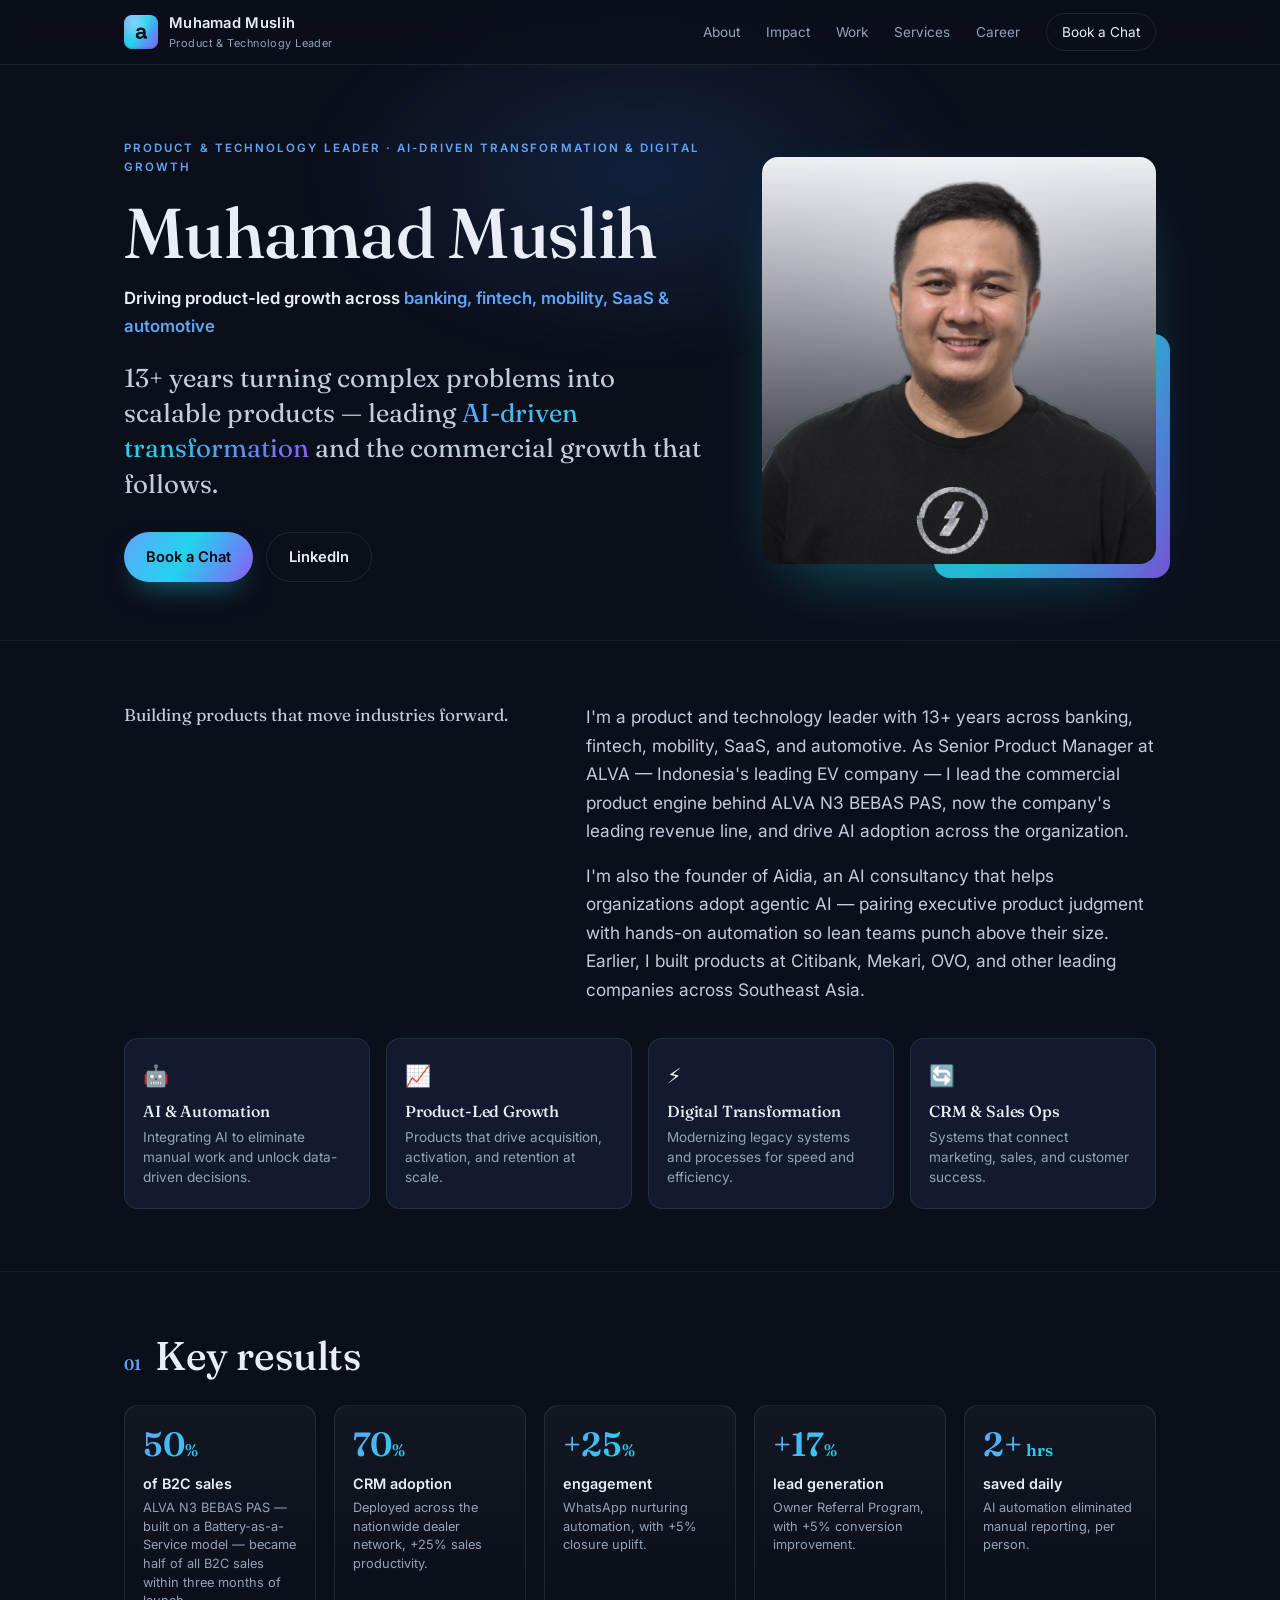
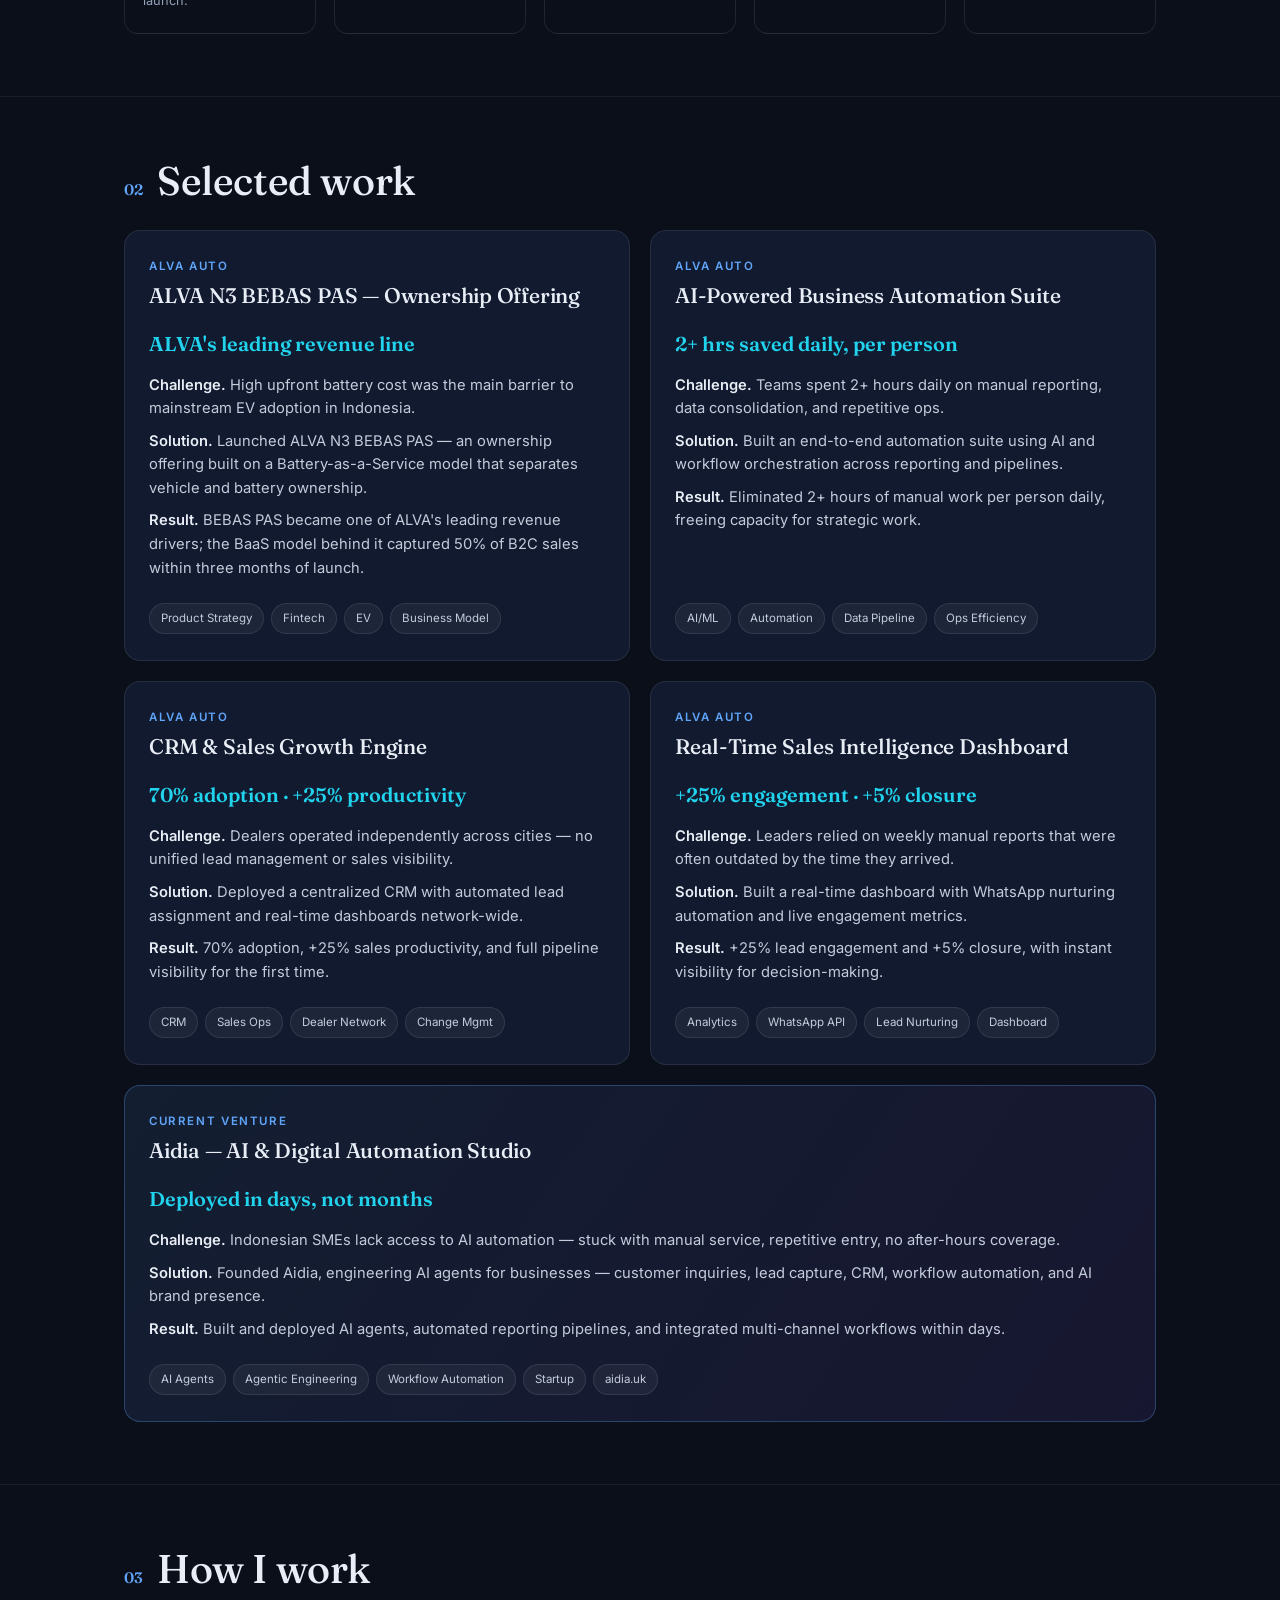
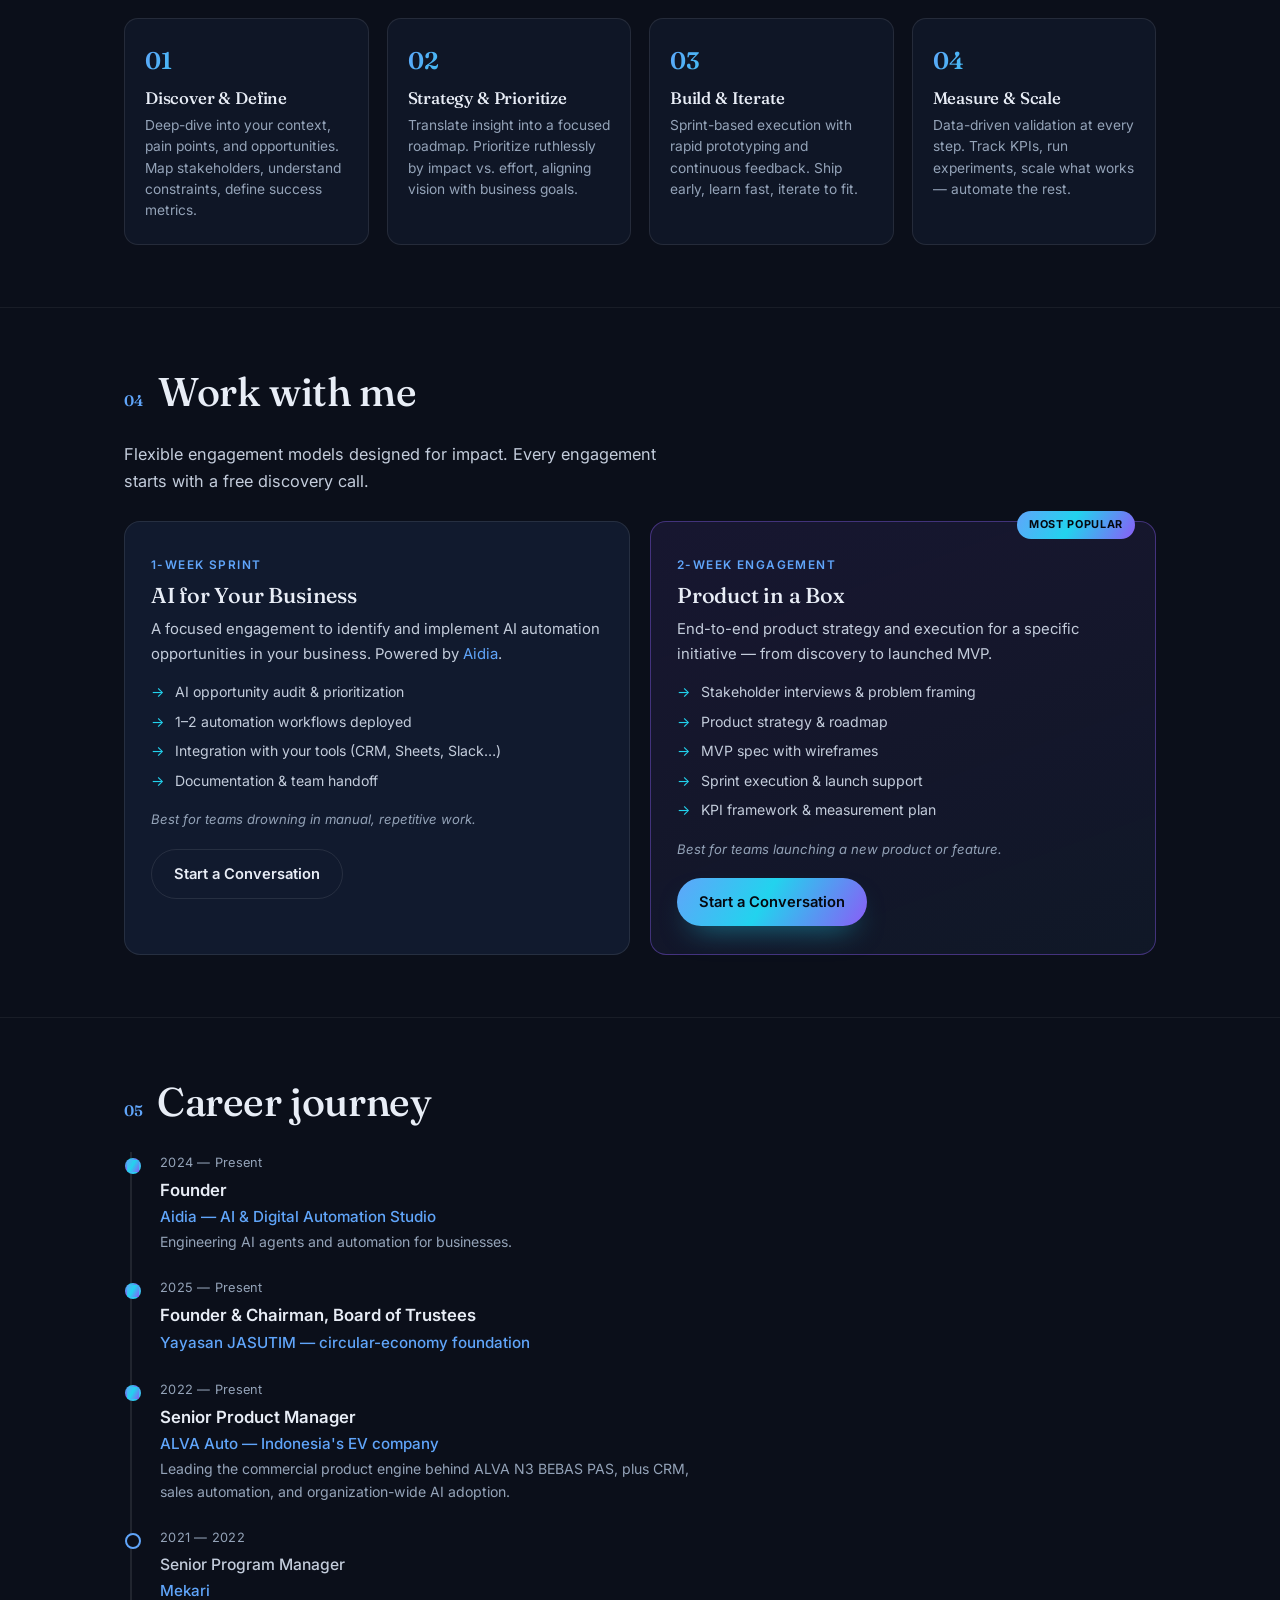
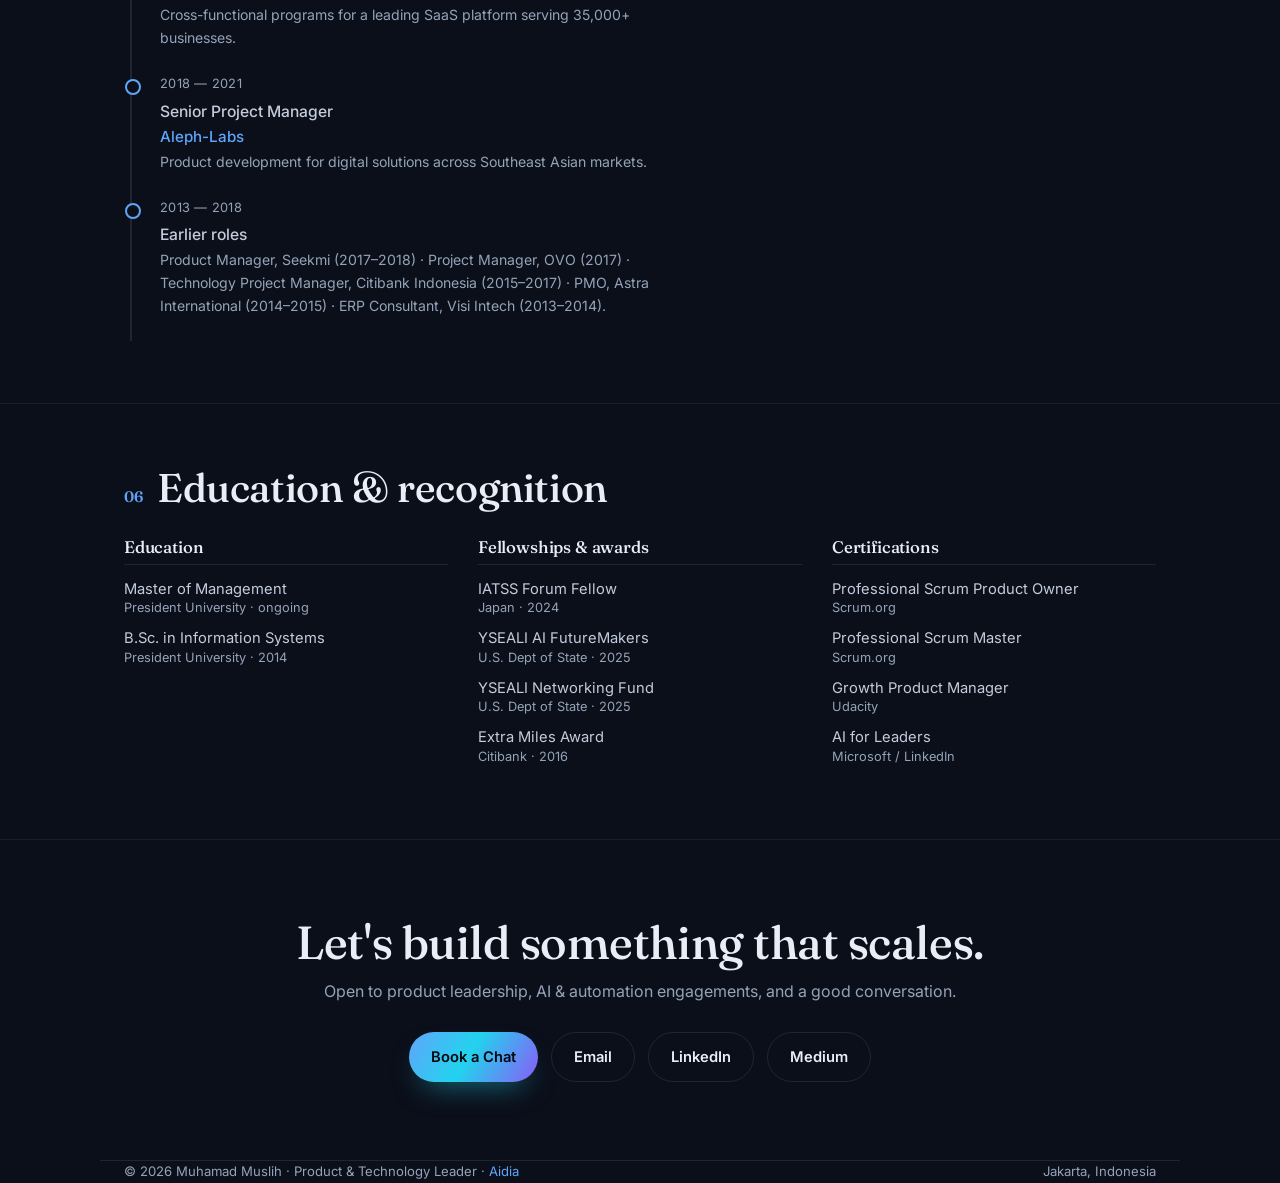
<file: index.html>
<!DOCTYPE html>
<html lang="en">
<head>
<meta charset="UTF-8" />
<meta name="viewport" content="width=device-width, initial-scale=1.0" />
<title>Muhamad Muslih — Product &amp; Technology Leader | AI-Driven Transformation</title>
<meta name="description" content="Muhamad Muslih — Product & Technology Leader with 13+ years across banking, fintech, mobility, SaaS, and automotive. Senior Product Manager at ALVA and founder of Aidia, leading AI-driven transformation and commercial growth." />
<link rel="canonical" href="https://muslih.aidia.uk/" />
<meta property="og:type" content="profile" />
<meta property="og:title" content="Muhamad Muslih — Product &amp; Technology Leader | AI-Driven Transformation" />
<meta property="og:description" content="13+ years turning complex problems into scalable products. Senior Product Manager at ALVA and founder of Aidia — leading AI-driven transformation and commercial growth." />
<meta property="og:url" content="https://muslih.aidia.uk/" />
<meta property="og:image" content="https://muslih.aidia.uk/images/muslih-pl2.jpg" />
<meta name="twitter:card" content="summary_large_image" />
<meta name="twitter:title" content="Muhamad Muslih — Product &amp; Technology Leader | AI-Driven Transformation" />
<meta name="twitter:description" content="13+ years turning complex problems into scalable products. Senior Product Manager at ALVA, founder of Aidia — AI-driven transformation and growth." />
<meta name="twitter:image" content="https://muslih.aidia.uk/images/muslih-pl2.jpg" />
<link rel="icon" type="image/png" href="images/aidia-logo.png" />
<link rel="apple-touch-icon" href="images/apple-touch-icon.png" />
<link rel="preconnect" href="https://fonts.googleapis.com" />
<link rel="preconnect" href="https://fonts.gstatic.com" crossorigin />
<link href="https://fonts.googleapis.com/css2?family=Fraunces:opsz,wght@9..144,400;9..144,500;9..144,600&family=Inter:wght@400;500;600&display=swap" rel="stylesheet" />
<script type="application/ld+json">
{
  "@context": "https://schema.org",
  "@type": "Person",
  "name": "Muhamad Muslih",
  "jobTitle": "Product & Technology Leader — AI-Driven Transformation",
  "worksFor": { "@type": "Organization", "name": "ALVA Auto" },
  "alumniOf": { "@type": "CollegeOrUniversity", "name": "President University" },
  "image": "https://muslih.aidia.uk/images/muslih-pl2.jpg",
  "url": "https://muslih.aidia.uk",
  "sameAs": [
    "https://www.linkedin.com/in/muhamad-muslihh/",
    "https://medium.com/@muhamad.muslih91",
    "https://aidia.uk"
  ]
}
</script>
<style>
  :root{
    --bg:#0b0f1a; --bg2:#0f1626; --card:#111a2e; --ink:#e8edf6; --soft:#c3ccdb; --muted:#94a3b8;
    --blue:#3b82f6; --blue-l:#60a5fa; --cyan:#22d3ee; --violet:#8b5cf6;
    --line:rgba(255,255,255,.09); --line2:rgba(255,255,255,.06);
    --grad:linear-gradient(120deg,#60a5fa 0%,#22d3ee 46%,#8b5cf6 100%);
  }
  *{box-sizing:border-box;margin:0;padding:0}
  html{scroll-behavior:smooth;overflow-x:hidden}
  body{
    background:var(--bg);color:var(--ink);
    font-family:'Inter',system-ui,sans-serif;line-height:1.65;
    -webkit-font-smoothing:antialiased;overflow-x:hidden;
  }
  .wrap{max-width:1080px;margin:0 auto;padding:0 24px}
  h1,h2,h3{font-family:'Fraunces',Georgia,serif;font-weight:500;line-height:1.08;letter-spacing:-.01em}
  a{color:inherit}
  .grad-text{background:var(--grad);-webkit-background-clip:text;background-clip:text;color:transparent}
  .eyebrow{font-size:.72rem;letter-spacing:.18em;text-transform:uppercase;font-weight:600;color:var(--blue-l)}

  /* nav */
  header.nav{position:sticky;top:0;z-index:50;background:rgba(11,15,26,.82);backdrop-filter:blur(12px);border-bottom:1px solid var(--line)}
  .nav-in{display:flex;align-items:center;justify-content:space-between;height:64px}
  .brand{display:flex;align-items:center;gap:11px;text-decoration:none;font-weight:600;font-size:.92rem;letter-spacing:.02em}
  .mono{width:34px;height:34px;border-radius:9px;display:grid;place-items:center;background:var(--grad);color:#05080f;font-family:'Fraunces',serif;font-weight:600;font-size:1rem}
  .mark{width:34px;height:34px;display:block;flex:none}
  .brand span small{display:block;font-weight:400;font-size:.68rem;color:var(--muted);letter-spacing:.04em}
  .nav-links{display:flex;gap:26px;font-size:.85rem;align-items:center}
  .nav-links a{text-decoration:none;color:var(--muted);transition:color .2s}
  .nav-links a:hover{color:var(--ink)}
  .nav-links a.cta{color:var(--ink);border:1px solid var(--line);padding:7px 15px;border-radius:999px}
  .nav-links a.cta:hover{border-color:var(--blue-l);color:var(--blue-l)}
  @media(max-width:760px){.nav-links a:not(.cta){display:none}}

  /* hero */
  .hero{padding:74px 0 58px;position:relative}
  .hero:before{content:"";position:absolute;top:-80px;left:50%;transform:translateX(-50%);width:min(680px,92vw);height:380px;background:radial-gradient(ellipse at center,rgba(59,130,246,.16),transparent 70%);z-index:-1;filter:blur(8px)}
  .hero-grid{display:grid;grid-template-columns:1.35fr .9fr;gap:48px;align-items:center}
  .hero h1{font-size:clamp(2.7rem,6vw,4.4rem);margin:.26em 0 .2em}
  .role{font-size:1.05rem;color:var(--ink);font-weight:600}
  .role .org{color:var(--blue-l)}
  .position{margin-top:20px;font-family:'Fraunces',serif;font-size:clamp(1.22rem,2.4vw,1.62rem);line-height:1.36;color:var(--soft);max-width:40ch}
  .hero-btns{display:flex;gap:13px;margin-top:30px;flex-wrap:wrap}
  .portrait{position:relative}
  .portrait img{width:100%;border-radius:16px;display:block;box-shadow:0 28px 70px -30px rgba(34,211,238,.45)}
  .portrait:after{content:"";position:absolute;inset:auto -14px -14px auto;width:60%;height:60%;border-radius:16px;background:var(--grad);z-index:-1;opacity:.85}
  @media(max-width:760px){
    .hero{padding:42px 0 34px}
    .hero-grid{grid-template-columns:1fr;gap:32px}
    .portrait{order:-1;max-width:290px}
  }

  /* buttons */
  .btn{text-decoration:none;padding:12px 22px;border-radius:999px;font-weight:600;font-size:.92rem;transition:transform .15s,box-shadow .2s,border-color .2s,color .2s;display:inline-flex;align-items:center;gap:8px}
  .btn.primary{background:var(--grad);color:#05080f;box-shadow:0 14px 30px -14px rgba(34,211,238,.6)}
  .btn.primary:hover{transform:translateY(-2px)}
  .btn.ghost{border:1px solid var(--line);color:var(--ink)}
  .btn.ghost:hover{border-color:var(--blue-l);color:var(--blue-l)}

  /* generic section */
  section{padding:62px 0;border-top:1px solid var(--line2)}
  .sec-label{display:flex;align-items:baseline;gap:14px;margin-bottom:28px}
  .sec-label .n{font-family:'Fraunces',serif;font-size:.95rem;color:var(--blue-l);font-weight:600}
  .sec-label h2{font-size:clamp(1.7rem,3.4vw,2.5rem)}
  .lead{font-family:'Fraunces',serif;font-size:clamp(1.3rem,2.7vw,1.95rem);line-height:1.4;font-weight:400;color:var(--ink);max-width:30ch}
  .about{display:grid;grid-template-columns:.85fr 1.15fr;gap:40px;align-items:start}
  .about p{font-size:1.08rem;color:var(--soft);max-width:60ch}
  .about p + p{margin-top:16px}
  @media(max-width:760px){.about{grid-template-columns:1fr;gap:18px}}

  /* capability chips */
  .caps{display:grid;grid-template-columns:repeat(4,1fr);gap:16px;margin-top:34px}
  .cap{background:var(--card);border:1px solid var(--line);border-radius:14px;padding:20px 18px}
  .cap .ic{font-size:1.3rem}
  .cap h3{font-size:1rem;margin:10px 0 6px}
  .cap p{font-size:.85rem;color:var(--muted);line-height:1.5}
  @media(max-width:900px){.caps{grid-template-columns:repeat(2,1fr)}}
  @media(max-width:520px){.caps{grid-template-columns:1fr}}

  /* impact stats */
  .impact-grid{display:grid;grid-template-columns:repeat(5,1fr);gap:18px}
  .stat{background:linear-gradient(180deg,rgba(255,255,255,.035),transparent);border:1px solid var(--line);border-radius:14px;padding:22px 18px}
  .stat .v{font-family:'Fraunces',serif;font-size:2.1rem;line-height:1;font-weight:600}
  .stat .v span{font-size:1.05rem}
  .stat .t{font-weight:600;font-size:.9rem;margin:10px 0 4px}
  .stat .d{font-size:.8rem;color:var(--muted);line-height:1.45}
  @media(max-width:900px){.impact-grid{grid-template-columns:repeat(2,1fr)}}
  @media(max-width:520px){.impact-grid{grid-template-columns:1fr}}

  /* work */
  .work-grid{display:grid;grid-template-columns:repeat(2,1fr);gap:20px}
  .proj{background:var(--card);border:1px solid var(--line);border-radius:16px;padding:26px 24px;display:flex;flex-direction:column}
  .proj.feature{grid-column:1/-1;background:linear-gradient(125deg,rgba(96,165,250,.1),rgba(139,92,246,.1));border-color:rgba(96,165,250,.3)}
  .proj .pco{font-size:.72rem;letter-spacing:.14em;text-transform:uppercase;color:var(--blue-l);font-weight:600}
  .proj h3{font-size:1.32rem;margin:8px 0 14px}
  .proj .csr{font-size:.92rem;color:var(--soft);line-height:1.6}
  .proj .csr b{color:var(--ink);font-weight:600}
  .proj .csr p{margin-bottom:9px}
  .proj .metric{font-family:'Fraunces',serif;font-size:1.25rem;color:var(--cyan);margin:6px 0 14px;font-weight:600}
  .tags{display:flex;flex-wrap:wrap;gap:7px;margin-top:auto;padding-top:14px}
  .tag{font-size:.72rem;color:var(--soft);background:rgba(255,255,255,.05);border:1px solid var(--line);padding:5px 11px;border-radius:999px}
  @media(max-width:760px){.work-grid{grid-template-columns:1fr}}

  /* method */
  .steps{display:grid;grid-template-columns:repeat(4,1fr);gap:18px}
  .step{border:1px solid var(--line);border-radius:14px;padding:22px 20px;background:var(--bg2)}
  .step .sn{font-family:'Fraunces',serif;font-size:1.5rem;background:var(--grad);-webkit-background-clip:text;background-clip:text;color:transparent;font-weight:600}
  .step h3{font-size:1.05rem;margin:8px 0 8px}
  .step p{font-size:.86rem;color:var(--muted);line-height:1.55}
  @media(max-width:900px){.steps{grid-template-columns:repeat(2,1fr)}}
  @media(max-width:520px){.steps{grid-template-columns:1fr}}

  /* services */
  .svc-intro{color:var(--soft);max-width:56ch;margin-bottom:26px;font-size:1.02rem}
  .svc-grid{display:grid;grid-template-columns:repeat(2,1fr);gap:20px}
  .svc{background:var(--card);border:1px solid var(--line);border-radius:16px;padding:28px 26px;position:relative}
  .svc.pop{border-color:rgba(139,92,246,.4);background:linear-gradient(160deg,rgba(139,92,246,.1),rgba(96,165,250,.06))}
  .badge{position:absolute;top:-11px;right:20px;background:var(--grad);color:#05080f;font-size:.68rem;font-weight:700;letter-spacing:.06em;text-transform:uppercase;padding:5px 12px;border-radius:999px}
  .svc .dur{font-size:.74rem;letter-spacing:.12em;text-transform:uppercase;color:var(--blue-l);font-weight:600}
  .svc h3{font-size:1.35rem;margin:8px 0 10px}
  .svc .sd{font-size:.93rem;color:var(--soft);margin-bottom:16px}
  .svc ul{list-style:none;margin-bottom:18px}
  .svc li{font-size:.88rem;color:var(--soft);padding-left:24px;position:relative;margin-bottom:9px;line-height:1.45}
  .svc li:before{content:"→";position:absolute;left:0;color:var(--cyan)}
  .svc .best{font-size:.82rem;color:var(--muted);font-style:italic;margin-bottom:18px}
  @media(max-width:760px){.svc-grid{grid-template-columns:1fr}}

  /* timeline */
  .timeline{border-left:2px solid var(--line);margin-left:6px}
  .tl{position:relative;padding:0 0 24px 28px}
  .tl:before{content:"";position:absolute;left:-7px;top:6px;width:12px;height:12px;border-radius:50%;background:var(--bg);border:2px solid var(--blue-l)}
  .tl.current:before{background:var(--grad);border-color:transparent}
  .tl .r{font-weight:600;font-size:1.05rem}
  .tl .c{color:var(--blue-l);font-weight:500;font-size:.95rem}
  .tl .d{font-size:.8rem;color:var(--muted);letter-spacing:.02em;margin-bottom:4px}
  .tl .x{font-size:.88rem;color:var(--muted);max-width:60ch}
  .tl.minor .r{font-weight:500;font-size:.98rem;color:var(--soft)}

  /* credentials */
  .creds{display:grid;grid-template-columns:repeat(3,1fr);gap:30px}
  .creds h3{font-size:1.05rem;margin-bottom:14px;padding-bottom:8px;border-bottom:1px solid var(--line)}
  .creds ul{list-style:none}
  .creds li{font-size:.92rem;color:var(--soft);margin-bottom:11px;line-height:1.4}
  .creds li small{display:block;color:var(--muted);font-size:.8rem}
  @media(max-width:760px){.creds{grid-template-columns:1fr;gap:24px}}

  /* contact */
  .contact{text-align:center;padding:78px 0}
  .contact h2{font-size:clamp(1.9rem,4vw,2.9rem);margin-bottom:10px}
  .contact p{color:var(--muted);margin-bottom:28px}
  .btns{display:flex;gap:13px;justify-content:center;flex-wrap:wrap}
  footer{border-top:1px solid var(--line);padding:30px 0;font-size:.82rem;color:var(--muted);display:flex;justify-content:space-between;flex-wrap:wrap;gap:10px}
  footer a{color:var(--blue-l);text-decoration:none}
  @media(prefers-reduced-motion:reduce){*{scroll-behavior:auto!important;transition:none!important}}
</style>
</head>
<body>

<header class="nav">
  <div class="wrap nav-in">
    <a class="brand" href="#top" aria-label="Muhamad Muslih">
      <img class="mark" src="images/aidia-logo.png" alt="Aidia" width="34" height="34" />
      <span>Muhamad Muslih<small>Product &amp; Technology Leader</small></span>
    </a>
    <nav class="nav-links">
      <a href="#about">About</a>
      <a href="#impact">Impact</a>
      <a href="#work">Work</a>
      <a href="#services">Services</a>
      <a href="#career">Career</a>
      <a class="cta" href="https://calendar.notion.so/meet/muhamadmuslih/quickchat" target="_blank" rel="noopener">Book a Chat</a>
    </nav>
  </div>
</header>

<main id="top">
  <!-- HERO -->
  <section class="hero" style="border-top:none">
    <div class="wrap hero-grid">
      <div>
        <p class="eyebrow">Product &amp; Technology Leader · AI-Driven Transformation &amp; Digital Growth</p>
        <h1>Muhamad Muslih</h1>
        <p class="role">Driving product-led growth across <span class="org">banking, fintech, mobility, SaaS &amp; automotive</span></p>
        <p class="position">13+ years turning complex problems into scalable products — leading <span class="grad-text">AI-driven transformation</span> and the commercial growth that follows.</p>
        <div class="hero-btns">
          <a class="btn primary" href="https://calendar.notion.so/meet/muhamadmuslih/quickchat" target="_blank" rel="noopener">Book a Chat</a>
          <a class="btn ghost" href="https://www.linkedin.com/in/muhamad-muslihh/" target="_blank" rel="noopener">LinkedIn</a>
        </div>
      </div>
      <figure class="portrait">
        <img src="images/muslih-pl2.jpg" alt="Portrait of Muhamad Muslih" />
      </figure>
    </div>
  </section>

  <!-- ABOUT -->
  <section id="about">
    <div class="wrap">
      <div class="about">
        <p class="lead">Building products that move industries forward.</p>
        <div>
          <p>I'm a product and technology leader with 13+ years across banking, fintech, mobility, SaaS, and automotive. As Senior Product Manager at ALVA — Indonesia's leading EV company — I lead the commercial product engine behind ALVA N3 BEBAS PAS, now the company's leading revenue line, and drive AI adoption across the organization.</p>
          <p>I'm also the founder of Aidia, an AI consultancy that helps organizations adopt agentic AI — pairing executive product judgment with hands-on automation so lean teams punch above their size. Earlier, I built products at Citibank, Mekari, OVO, and other leading companies across Southeast Asia.</p>
        </div>
      </div>
      <div class="caps">
        <div class="cap"><div class="ic">🤖</div><h3>AI &amp; Automation</h3><p>Integrating AI to eliminate manual work and unlock data-driven decisions.</p></div>
        <div class="cap"><div class="ic">📈</div><h3>Product-Led Growth</h3><p>Products that drive acquisition, activation, and retention at scale.</p></div>
        <div class="cap"><div class="ic">⚡</div><h3>Digital Transformation</h3><p>Modernizing legacy systems and processes for speed and efficiency.</p></div>
        <div class="cap"><div class="ic">🔄</div><h3>CRM &amp; Sales Ops</h3><p>Systems that connect marketing, sales, and customer success.</p></div>
      </div>
    </div>
  </section>

  <!-- IMPACT -->
  <section id="impact">
    <div class="wrap">
      <div class="sec-label"><span class="n">01</span><h2>Key results</h2></div>
      <div class="impact-grid">
        <div class="stat"><div class="v grad-text">50<span>%</span></div><div class="t">of B2C sales</div><div class="d">ALVA N3 BEBAS PAS — built on a Battery-as-a-Service model — became half of all B2C sales within three months of launch.</div></div>
        <div class="stat"><div class="v grad-text">70<span>%</span></div><div class="t">CRM adoption</div><div class="d">Deployed across the nationwide dealer network, +25% sales productivity.</div></div>
        <div class="stat"><div class="v grad-text">+25<span>%</span></div><div class="t">engagement</div><div class="d">WhatsApp nurturing automation, with +5% closure uplift.</div></div>
        <div class="stat"><div class="v grad-text">+17<span>%</span></div><div class="t">lead generation</div><div class="d">Owner Referral Program, with +5% conversion improvement.</div></div>
        <div class="stat"><div class="v grad-text">2+<span> hrs</span></div><div class="t">saved daily</div><div class="d">AI automation eliminated manual reporting, per person.</div></div>
      </div>
    </div>
  </section>

  <!-- WORK -->
  <section id="work">
    <div class="wrap">
      <div class="sec-label"><span class="n">02</span><h2>Selected work</h2></div>
      <div class="work-grid">

        <div class="proj">
          <span class="pco">ALVA Auto</span>
          <h3>ALVA N3 BEBAS PAS — Ownership Offering</h3>
          <div class="metric">ALVA's leading revenue line</div>
          <div class="csr">
            <p><b>Challenge.</b> High upfront battery cost was the main barrier to mainstream EV adoption in Indonesia.</p>
            <p><b>Solution.</b> Launched ALVA N3 BEBAS PAS — an ownership offering built on a Battery-as-a-Service model that separates vehicle and battery ownership.</p>
            <p><b>Result.</b> BEBAS PAS became one of ALVA's leading revenue drivers; the BaaS model behind it captured 50% of B2C sales within three months of launch.</p>
          </div>
          <div class="tags"><span class="tag">Product Strategy</span><span class="tag">Fintech</span><span class="tag">EV</span><span class="tag">Business Model</span></div>
        </div>

        <div class="proj">
          <span class="pco">ALVA Auto</span>
          <h3>AI-Powered Business Automation Suite</h3>
          <div class="metric">2+ hrs saved daily, per person</div>
          <div class="csr">
            <p><b>Challenge.</b> Teams spent 2+ hours daily on manual reporting, data consolidation, and repetitive ops.</p>
            <p><b>Solution.</b> Built an end-to-end automation suite using AI and workflow orchestration across reporting and pipelines.</p>
            <p><b>Result.</b> Eliminated 2+ hours of manual work per person daily, freeing capacity for strategic work.</p>
          </div>
          <div class="tags"><span class="tag">AI/ML</span><span class="tag">Automation</span><span class="tag">Data Pipeline</span><span class="tag">Ops Efficiency</span></div>
        </div>

        <div class="proj">
          <span class="pco">ALVA Auto</span>
          <h3>CRM &amp; Sales Growth Engine</h3>
          <div class="metric">70% adoption · +25% productivity</div>
          <div class="csr">
            <p><b>Challenge.</b> Dealers operated independently across cities — no unified lead management or sales visibility.</p>
            <p><b>Solution.</b> Deployed a centralized CRM with automated lead assignment and real-time dashboards network-wide.</p>
            <p><b>Result.</b> 70% adoption, +25% sales productivity, and full pipeline visibility for the first time.</p>
          </div>
          <div class="tags"><span class="tag">CRM</span><span class="tag">Sales Ops</span><span class="tag">Dealer Network</span><span class="tag">Change Mgmt</span></div>
        </div>

        <div class="proj">
          <span class="pco">ALVA Auto</span>
          <h3>Real-Time Sales Intelligence Dashboard</h3>
          <div class="metric">+25% engagement · +5% closure</div>
          <div class="csr">
            <p><b>Challenge.</b> Leaders relied on weekly manual reports that were often outdated by the time they arrived.</p>
            <p><b>Solution.</b> Built a real-time dashboard with WhatsApp nurturing automation and live engagement metrics.</p>
            <p><b>Result.</b> +25% lead engagement and +5% closure, with instant visibility for decision-making.</p>
          </div>
          <div class="tags"><span class="tag">Analytics</span><span class="tag">WhatsApp API</span><span class="tag">Lead Nurturing</span><span class="tag">Dashboard</span></div>
        </div>

        <div class="proj feature">
          <span class="pco">Current Venture</span>
          <h3>Aidia — AI &amp; Digital Automation Studio</h3>
          <div class="metric">Deployed in days, not months</div>
          <div class="csr">
            <p><b>Challenge.</b> Indonesian SMEs lack access to AI automation — stuck with manual service, repetitive entry, no after-hours coverage.</p>
            <p><b>Solution.</b> Founded Aidia, engineering AI agents for businesses — customer inquiries, lead capture, CRM, workflow automation, and AI brand presence.</p>
            <p><b>Result.</b> Built and deployed AI agents, automated reporting pipelines, and integrated multi-channel workflows within days.</p>
          </div>
          <div class="tags"><span class="tag">AI Agents</span><span class="tag">Agentic Engineering</span><span class="tag">Workflow Automation</span><span class="tag">Startup</span><span class="tag">aidia.uk</span></div>
        </div>

      </div>
    </div>
  </section>

  <!-- METHOD -->
  <section id="method">
    <div class="wrap">
      <div class="sec-label"><span class="n">03</span><h2>How I work</h2></div>
      <div class="steps">
        <div class="step"><div class="sn">01</div><h3>Discover &amp; Define</h3><p>Deep-dive into your context, pain points, and opportunities. Map stakeholders, understand constraints, define success metrics.</p></div>
        <div class="step"><div class="sn">02</div><h3>Strategy &amp; Prioritize</h3><p>Translate insight into a focused roadmap. Prioritize ruthlessly by impact vs. effort, aligning vision with business goals.</p></div>
        <div class="step"><div class="sn">03</div><h3>Build &amp; Iterate</h3><p>Sprint-based execution with rapid prototyping and continuous feedback. Ship early, learn fast, iterate to fit.</p></div>
        <div class="step"><div class="sn">04</div><h3>Measure &amp; Scale</h3><p>Data-driven validation at every step. Track KPIs, run experiments, scale what works — automate the rest.</p></div>
      </div>
    </div>
  </section>

  <!-- SERVICES -->
  <section id="services">
    <div class="wrap">
      <div class="sec-label"><span class="n">04</span><h2>Work with me</h2></div>
      <p class="svc-intro">Flexible engagement models designed for impact. Every engagement starts with a free discovery call.</p>
      <div class="svc-grid">
        <div class="svc">
          <span class="dur">1-week sprint</span>
          <h3>AI for Your Business</h3>
          <p class="sd">A focused engagement to identify and implement AI automation opportunities in your business. Powered by <a href="https://aidia.uk" target="_blank" rel="noopener" style="color:var(--blue-l);text-decoration:none">Aidia</a>.</p>
          <ul>
            <li>AI opportunity audit &amp; prioritization</li>
            <li>1–2 automation workflows deployed</li>
            <li>Integration with your tools (CRM, Sheets, Slack…)</li>
            <li>Documentation &amp; team handoff</li>
          </ul>
          <p class="best">Best for teams drowning in manual, repetitive work.</p>
          <a class="btn ghost" href="https://calendar.notion.so/meet/muhamadmuslih/quickchat" target="_blank" rel="noopener">Start a Conversation</a>
        </div>
        <div class="svc pop">
          <span class="badge">Most Popular</span>
          <span class="dur">2-week engagement</span>
          <h3>Product in a Box</h3>
          <p class="sd">End-to-end product strategy and execution for a specific initiative — from discovery to launched MVP.</p>
          <ul>
            <li>Stakeholder interviews &amp; problem framing</li>
            <li>Product strategy &amp; roadmap</li>
            <li>MVP spec with wireframes</li>
            <li>Sprint execution &amp; launch support</li>
            <li>KPI framework &amp; measurement plan</li>
          </ul>
          <p class="best">Best for teams launching a new product or feature.</p>
          <a class="btn primary" href="https://calendar.notion.so/meet/muhamadmuslih/quickchat" target="_blank" rel="noopener">Start a Conversation</a>
        </div>
      </div>
    </div>
  </section>

  <!-- CAREER -->
  <section id="career">
    <div class="wrap">
      <div class="sec-label"><span class="n">05</span><h2>Career journey</h2></div>
      <div class="timeline">
        <div class="tl current"><div class="d">2024 — Present</div><div class="r">Founder</div><div class="c">Aidia — AI &amp; Digital Automation Studio</div><div class="x">Engineering AI agents and automation for businesses.</div></div>
        <div class="tl current"><div class="d">2025 — Present</div><div class="r">Founder &amp; Chairman, Board of Trustees</div><div class="c">Yayasan JASUTIM — circular-economy foundation</div></div>
        <div class="tl current"><div class="d">2022 — Present</div><div class="r">Senior Product Manager</div><div class="c">ALVA Auto — Indonesia's EV company</div><div class="x">Leading the commercial product engine behind ALVA N3 BEBAS PAS, plus CRM, sales automation, and organization-wide AI adoption.</div></div>
        <div class="tl minor"><div class="d">2021 — 2022</div><div class="r">Senior Program Manager</div><div class="c">Mekari</div><div class="x">Cross-functional programs for a leading SaaS platform serving 35,000+ businesses.</div></div>
        <div class="tl minor"><div class="d">2018 — 2021</div><div class="r">Senior Project Manager</div><div class="c">Aleph-Labs</div><div class="x">Product development for digital solutions across Southeast Asian markets.</div></div>
        <div class="tl minor"><div class="d">2013 — 2018</div><div class="r">Earlier roles</div><div class="x">Product Manager, Seekmi (2017–2018) · Project Manager, OVO (2017) · Technology Project Manager, Citibank Indonesia (2015–2017) · PMO, Astra International (2014–2015) · ERP Consultant, Visi Intech (2013–2014).</div></div>
      </div>
    </div>
  </section>

  <!-- CREDENTIALS -->
  <section id="creds">
    <div class="wrap">
      <div class="sec-label"><span class="n">06</span><h2>Education &amp; recognition</h2></div>
      <div class="creds">
        <div>
          <h3>Education</h3>
          <ul>
            <li>Master of Management <small>President University · ongoing</small></li>
            <li>B.Sc. in Information Systems <small>President University · 2014</small></li>
          </ul>
        </div>
        <div>
          <h3>Fellowships &amp; awards</h3>
          <ul>
            <li>IATSS Forum Fellow <small>Japan · 2024</small></li>
            <li>YSEALI AI FutureMakers <small>U.S. Dept of State · 2025</small></li>
            <li>YSEALI Networking Fund <small>U.S. Dept of State · 2025</small></li>
            <li>Extra Miles Award <small>Citibank · 2016</small></li>
          </ul>
        </div>
        <div>
          <h3>Certifications</h3>
          <ul>
            <li>Professional Scrum Product Owner <small>Scrum.org</small></li>
            <li>Professional Scrum Master <small>Scrum.org</small></li>
            <li>Growth Product Manager <small>Udacity</small></li>
            <li>AI for Leaders <small>Microsoft / LinkedIn</small></li>
          </ul>
        </div>
      </div>
    </div>
  </section>

  <!-- CONTACT -->
  <section id="contact" class="contact">
    <div class="wrap">
      <h2>Let's build something that scales.</h2>
      <p>Open to product leadership, AI &amp; automation engagements, and a good conversation.</p>
      <div class="btns">
        <a class="btn primary" href="https://calendar.notion.so/meet/muhamadmuslih/quickchat" target="_blank" rel="noopener">Book a Chat</a>
        <a class="btn ghost" href="mailto:hello@aidia.uk">Email</a>
        <a class="btn ghost" href="https://www.linkedin.com/in/muhamad-muslihh/" target="_blank" rel="noopener">LinkedIn</a>
        <a class="btn ghost" href="https://medium.com/@muhamad.muslih91" target="_blank" rel="noopener">Medium</a>
      </div>
    </div>
  </section>
</main>

<footer class="wrap">
  <span>© 2026 Muhamad Muslih · Product &amp; Technology Leader · <a href="https://aidia.uk" target="_blank" rel="noopener">Aidia</a></span>
  <span>Jakarta, Indonesia</span>
</footer>

</body>
</html>
</file>
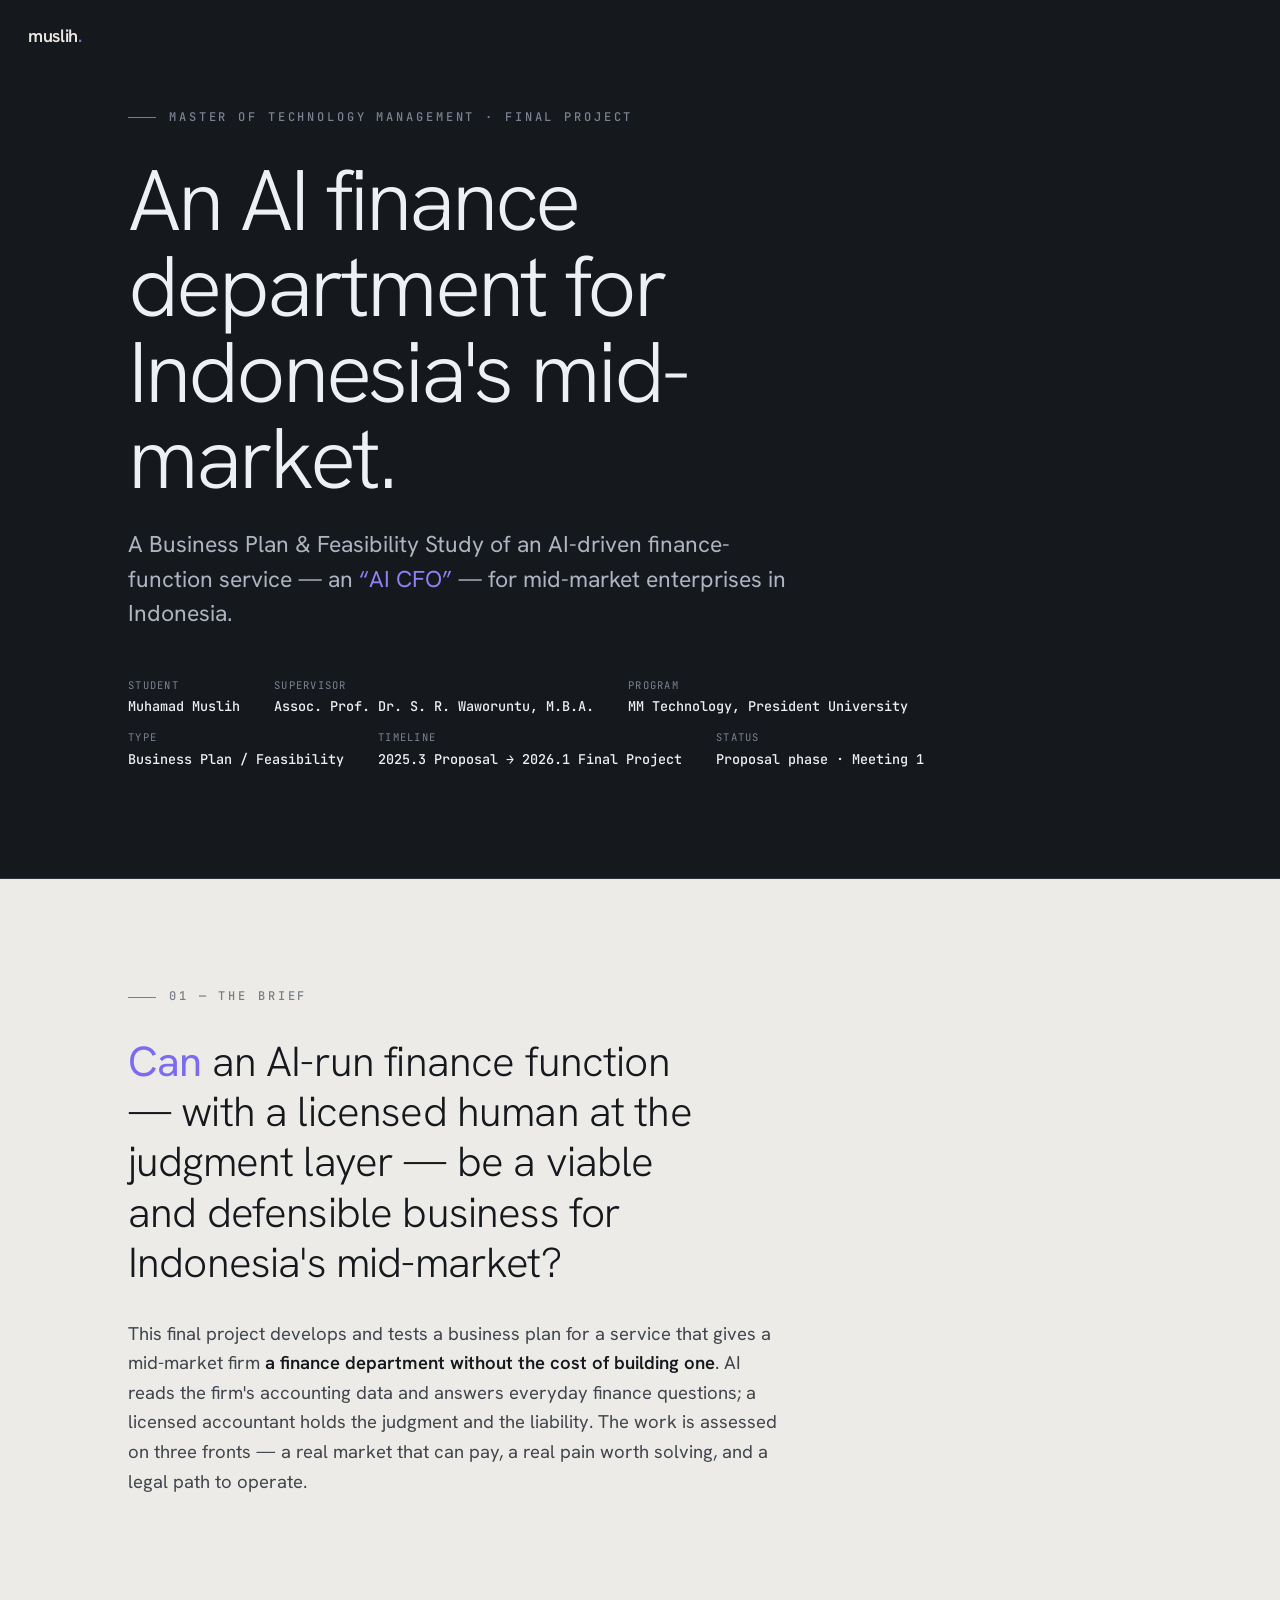
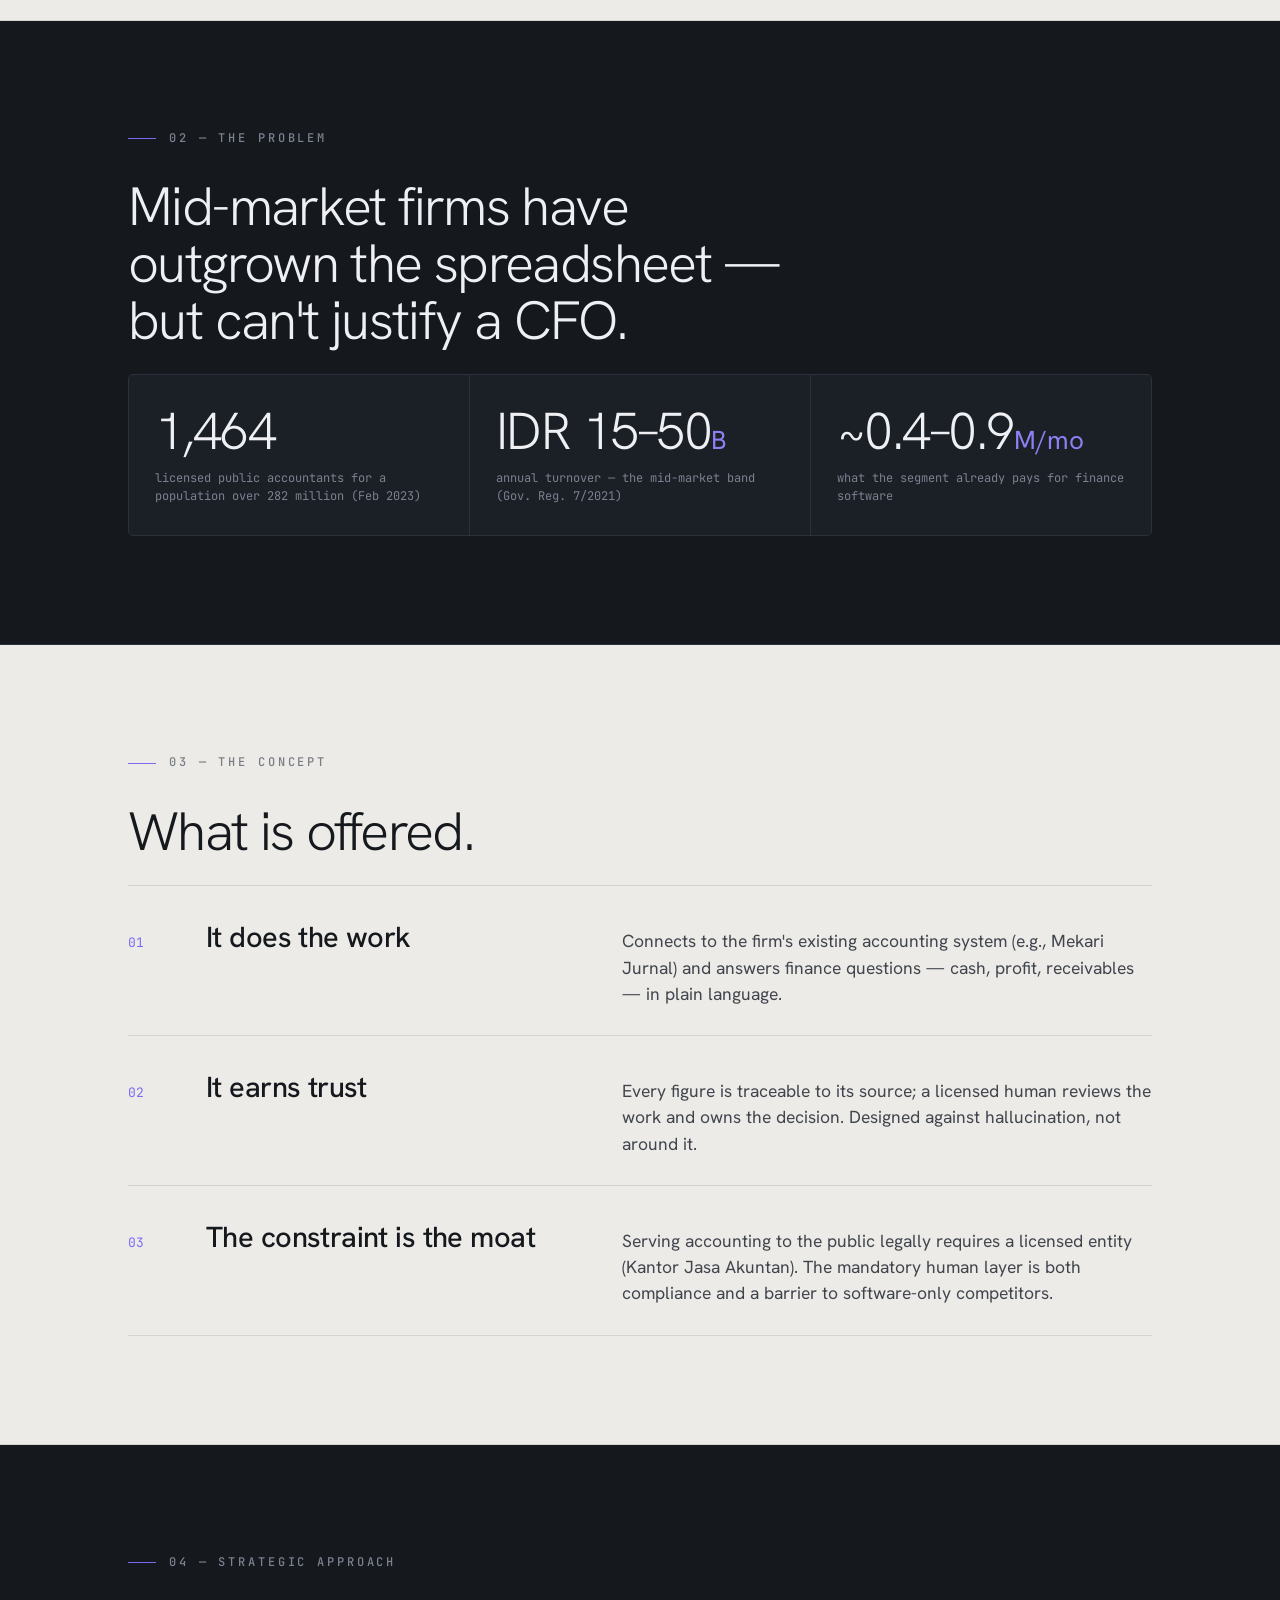
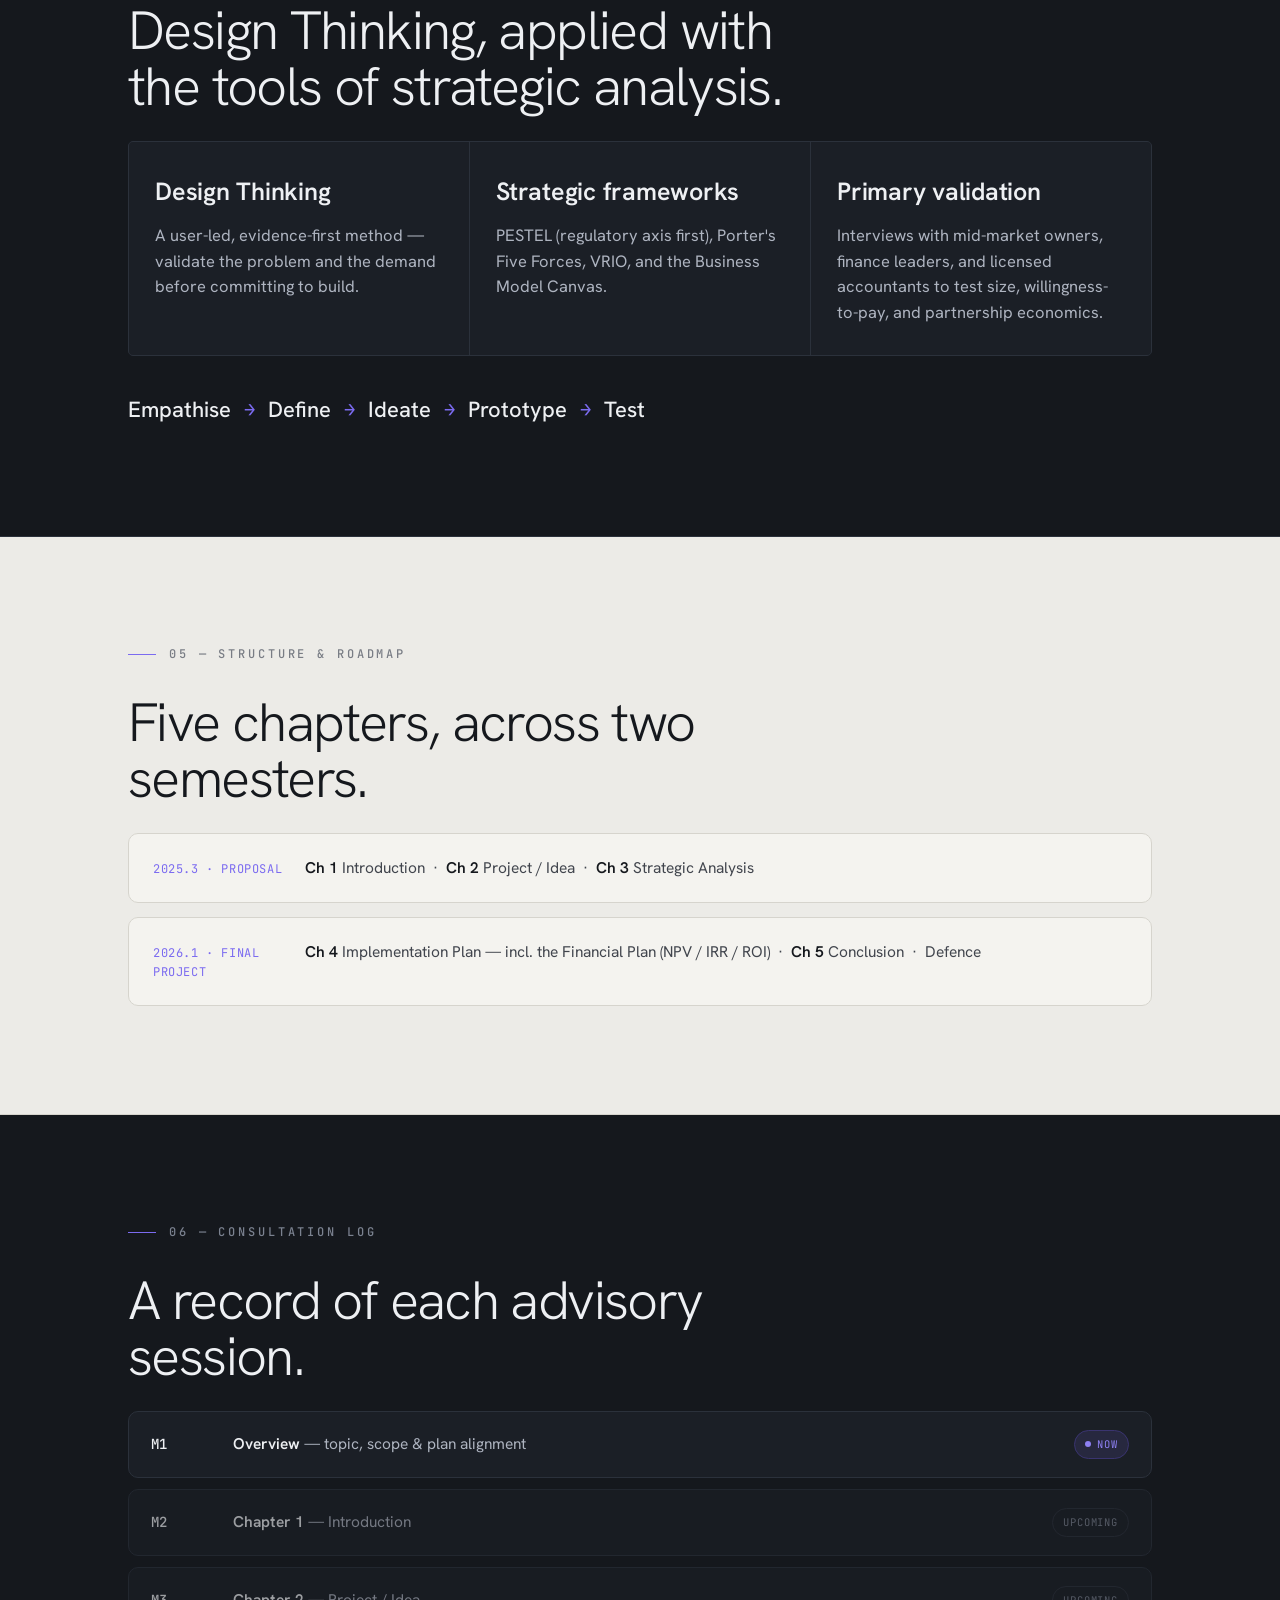
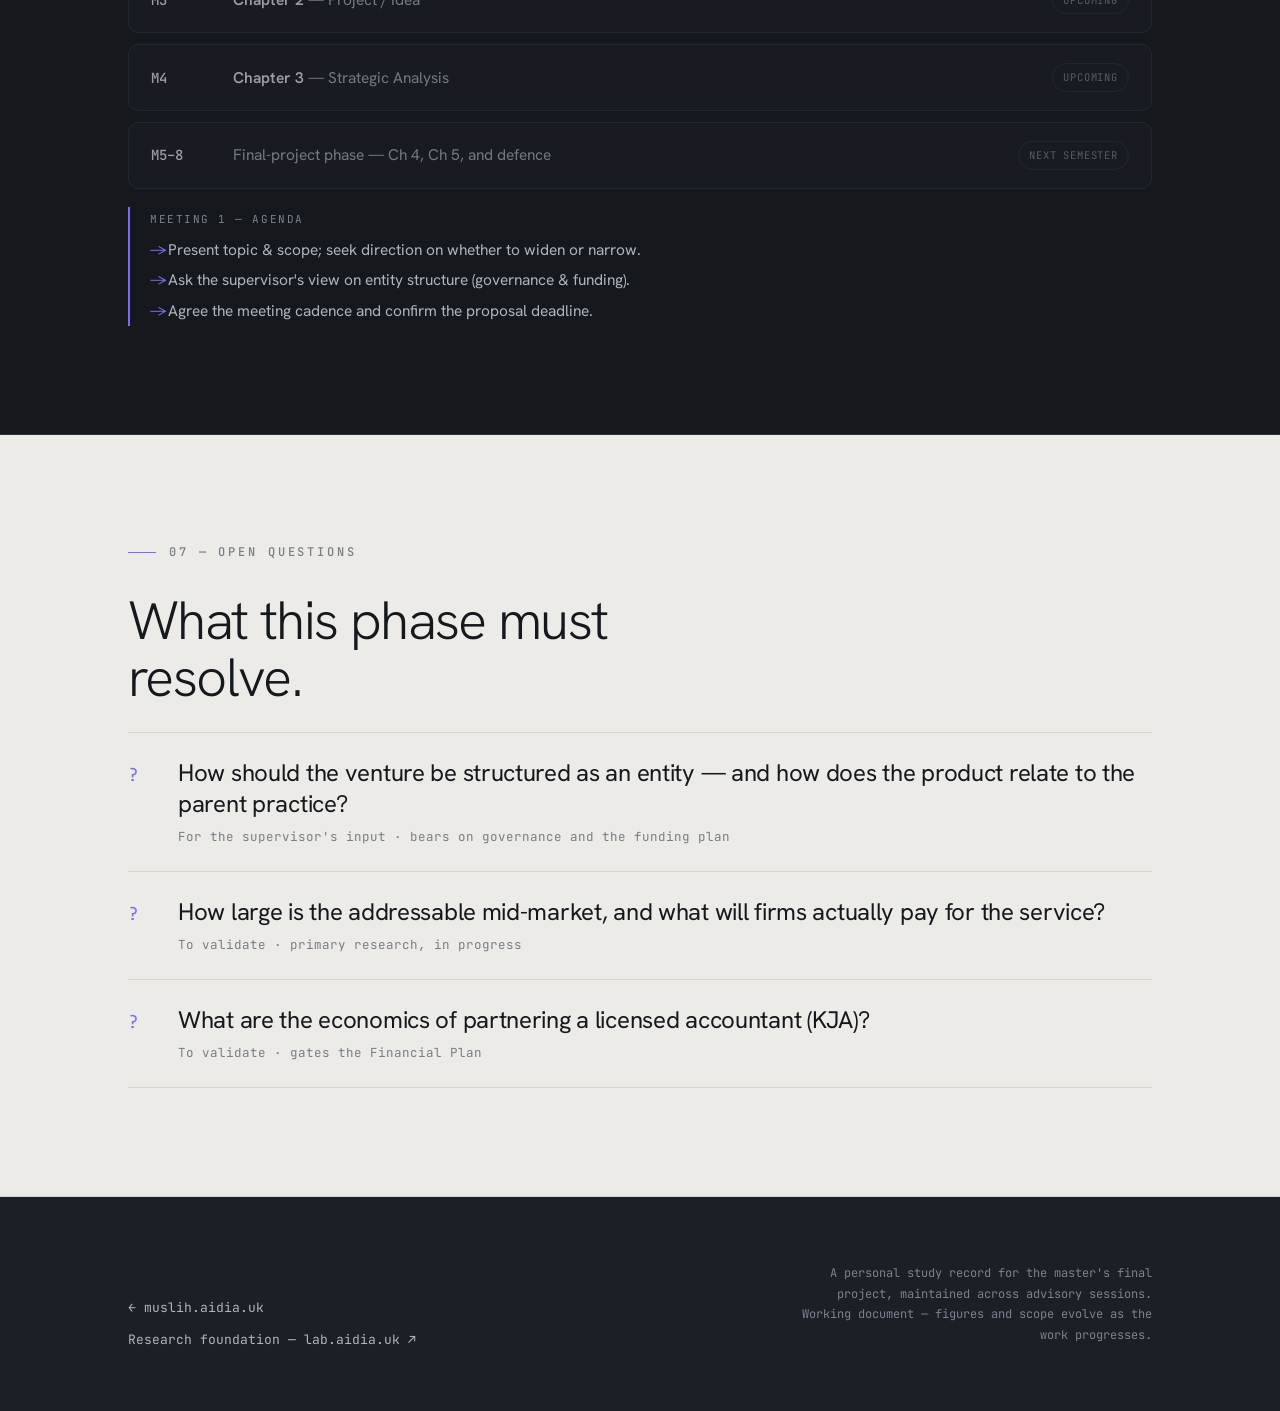
<file: finalproject-mmpu/index.html>
<!DOCTYPE html>
<html lang="en">
<head>
<meta charset="UTF-8">
<meta name="viewport" content="width=device-width, initial-scale=1, viewport-fit=cover">
<title>Final Project — AI CFO for Indonesia's Mid-Market · Muhamad Muslih</title>
<meta name="description" content="A master's final project (Business Plan & Feasibility Study) on an AI-driven finance-function service for Indonesia's mid-market enterprises. A living record of the work, from proposal to defence.">
<meta name="robots" content="noindex">
<meta property="og:title" content="Final Project — An AI Finance Department for Indonesia's Mid-Market">
<meta property="og:description" content="Business Plan & Feasibility Study · MM Technology, President University. A living consultation record.">
<meta property="og:type" content="website">
<link rel="icon" href="data:image/svg+xml,%3Csvg xmlns='http://www.w3.org/2000/svg' viewBox='0 0 32 32'%3E%3Crect width='32' height='32' rx='7' fill='%2315181d'/%3E%3Ccircle cx='16' cy='16' r='6' fill='none' stroke='%237b6bf0' stroke-width='2.4'/%3E%3C/svg%3E">
<link rel="preconnect" href="https://fonts.googleapis.com">
<link rel="preconnect" href="https://fonts.gstatic.com" crossorigin>
<link href="https://fonts.googleapis.com/css2?family=Hanken+Grotesk:wght@300;400;500;600;700&family=JetBrains+Mono:wght@400;500&display=swap" rel="stylesheet">
<style>
:root{
  --ink:#15181d; --ink-2:#1b1f26; --paper:#ecebe7; --paper-2:#f4f3ef;
  --on-dark:#eef0f3; --on-dark-soft:#aeb4c0; --on-dark-mut:#7b8290;
  --on-light:#15181d; --on-light-soft:#41454d; --on-light-mut:#797d85;
  --hair-dark:#2b313b; --hair-light:#d6d4cd;
  --accent:#7b6bf0; --accent-soft:#8e80f3; --ok:#3a9f6f; --warn:#b5862a;
  --maxw:1080px;
  --disp:"Hanken Grotesk",system-ui,-apple-system,Segoe UI,Roboto,sans-serif;
  --mono:"JetBrains Mono",ui-monospace,SFMono-Regular,Menlo,monospace;
}
*{box-sizing:border-box}
html{scroll-behavior:smooth}
body{margin:0;background:var(--ink);color:var(--on-dark);font-family:var(--disp);font-size:17px;line-height:1.6;-webkit-font-smoothing:antialiased;text-rendering:optimizeLegibility}
::selection{background:var(--accent);color:#fff}
a{color:inherit;text-decoration:none}
.progress{position:fixed;top:0;left:0;height:3px;background:var(--accent);z-index:60;width:0}
.brand{position:fixed;top:22px;left:28px;z-index:50;font-family:var(--disp);font-weight:600;font-size:18px;letter-spacing:-.02em;color:#fff;mix-blend-mode:difference}
.brand i{font-style:normal;color:var(--accent-soft)}

section{padding:clamp(70px,12vh,128px) 0;border-bottom:1px solid var(--hair-dark)}
section.light{background:var(--paper);color:var(--on-light);border-bottom-color:var(--hair-light)}
.wrap{max-width:var(--maxw);margin:0 auto;padding:0 28px}

.eyebrow{font-family:var(--mono);font-size:12px;letter-spacing:.24em;text-transform:uppercase;font-weight:500;margin:0 0 30px;display:flex;align-items:center;gap:13px;color:var(--on-dark-mut)}
section.light .eyebrow{color:var(--on-light-mut)}
.eyebrow::before{content:"";width:28px;height:1px;background:var(--accent)}

h1.hero{font-family:var(--disp);font-weight:300;font-size:clamp(40px,7.4vw,86px);line-height:1.0;letter-spacing:-.035em;margin:0 0 26px;max-width:15ch}
h2.big{font-family:var(--disp);font-weight:300;font-size:clamp(29px,4.6vw,54px);line-height:1.05;letter-spacing:-.03em;margin:0 0 26px;max-width:22ch}
.lede{font-size:clamp(18px,2vw,22px);font-weight:400;line-height:1.55;max-width:62ch;color:var(--on-dark-soft)}
section.light .lede{color:var(--on-light-soft)}
.accent{color:var(--accent-soft)} section.light .accent{color:var(--accent)}
p.body{font-size:clamp(16px,1.6vw,18.5px);line-height:1.6;max-width:66ch;color:var(--on-light-soft);margin:0 0 16px}
section.dark p.body{color:var(--on-dark-soft)}
strong{font-weight:600;color:var(--on-light)} section.dark strong{color:var(--on-dark)}

/* hero meta */
.hero-sub{font-size:clamp(18px,2vw,23px);color:var(--on-dark-soft);max-width:52ch;line-height:1.5;margin:0}
.meta{display:flex;flex-wrap:wrap;gap:11px 34px;margin-top:46px;font-family:var(--mono);font-size:13px;color:var(--on-dark-mut)}
.meta div{display:flex;flex-direction:column;gap:3px}
.meta .ml{font-size:10.5px;letter-spacing:.12em;text-transform:uppercase;color:var(--on-dark-mut)}
.meta b{color:var(--on-dark);font-weight:500;font-size:13.5px}

/* central question */
.cq{font-family:var(--disp);font-weight:300;font-size:clamp(26px,3.6vw,42px);line-height:1.2;letter-spacing:-.02em;max-width:24ch;margin:0 0 30px}
.cq .accent{font-weight:400}

/* stat band */
.stats{display:grid;grid-template-columns:repeat(auto-fit,minmax(190px,1fr));gap:1px;background:var(--hair-dark);border:1px solid var(--hair-dark);border-radius:5px;overflow:hidden;margin:8px 0 0}
.stats .s{background:var(--ink-2);padding:30px 26px}
.stats .s b{display:block;font-family:var(--disp);font-weight:300;font-size:clamp(34px,5vw,52px);line-height:1;letter-spacing:-.03em;color:var(--on-dark)}
.stats .s b .u{font-size:.5em;font-weight:400;color:var(--accent-soft);letter-spacing:0}
.stats .s small{display:block;margin-top:12px;font-family:var(--mono);font-size:12px;line-height:1.5;color:var(--on-dark-mut)}

/* numbered rows */
.rows{border-top:1px solid var(--hair-light);margin-top:6px}
section.dark .rows{border-top-color:var(--hair-dark)}
.row{display:grid;grid-template-columns:54px minmax(0,1fr) minmax(0,1.35fr);gap:24px;padding:28px 0;border-bottom:1px solid var(--hair-light);align-items:baseline}
section.dark .row{border-bottom-color:var(--hair-dark)}
.row .num{font-family:var(--mono);font-size:13px;color:var(--accent)}
.row h3{font-family:var(--disp);font-weight:500;font-size:clamp(20px,2.5vw,29px);letter-spacing:-.02em;margin:0;color:var(--on-light)}
section.dark .row h3{color:var(--on-dark)}
.row p{margin:0;color:var(--on-light-soft);font-size:clamp(15px,1.55vw,17.5px);line-height:1.5}
section.dark .row p{color:var(--on-dark-soft)}
@media(max-width:720px){.row{grid-template-columns:40px 1fr;gap:6px 16px;padding:22px 0}.row p{grid-column:1/-1;padding-left:56px}}

/* approach grid */
.appr{display:grid;grid-template-columns:repeat(auto-fit,minmax(220px,1fr));gap:1px;background:var(--hair-dark);border:1px solid var(--hair-dark);border-radius:5px;overflow:hidden;margin:6px 0 36px}
.appr .a{background:var(--ink-2);padding:30px 26px}
.appr .a .t{font-family:var(--disp);font-weight:600;font-size:clamp(19px,2.2vw,25px);margin:0 0 11px;color:var(--on-dark);letter-spacing:-.01em}
.appr .a p{margin:0;font-size:clamp(14.5px,1.5vw,16.5px);color:var(--on-dark-soft);line-height:1.55}
.flow{display:flex;flex-wrap:wrap;align-items:center;gap:13px;font-family:var(--mono);font-size:14px;color:var(--on-dark-soft)}
.flow b{color:var(--on-dark);font-weight:500;font-family:var(--disp);font-size:clamp(17px,2vw,22px)}
.flow .arr{color:var(--accent);font-size:19px}

/* roadmap */
.road{display:grid;gap:14px;margin-top:6px}
.rd{display:grid;grid-template-columns:130px 1fr;gap:22px;align-items:baseline;border:1px solid var(--hair-light);border-radius:10px;padding:22px 24px;background:var(--paper-2)}
.rd .ph{font-family:var(--mono);font-size:12px;letter-spacing:.05em;text-transform:uppercase;color:var(--accent)}
.rd .ch{font-size:15.5px;color:var(--on-light-soft);line-height:1.55}
.rd .ch b{color:var(--on-light);font-weight:600}
@media(max-width:640px){.rd{grid-template-columns:1fr;gap:8px}}

/* consultation log */
.log{display:grid;gap:11px;margin-top:6px}
.le{display:grid;grid-template-columns:64px 1fr auto;gap:18px;align-items:center;border:1px solid var(--hair-dark);border-radius:10px;padding:18px 22px;background:var(--ink-2)}
.le .mtg{font-family:var(--mono);font-size:14px;color:var(--on-dark);font-weight:500}
.le .ttl{font-size:15.5px;color:var(--on-dark-soft);line-height:1.45}
.le .ttl b{color:var(--on-dark);font-weight:600;font-family:var(--disp)}
.le .badge{font-family:var(--mono);font-size:10.5px;letter-spacing:.08em;text-transform:uppercase;padding:5px 10px;border-radius:999px;border:1px solid;white-space:nowrap;display:inline-flex;align-items:center;gap:6px}
.le .badge .dot{width:6px;height:6px;border-radius:50%;background:currentColor}
.badge.now{color:var(--accent-soft);border-color:#3a3470;background:rgba(123,107,240,.12)}
.badge.next{color:var(--on-dark-mut);border-color:var(--hair-dark)}
.badge.done{color:var(--ok);border-color:#264a39;background:rgba(58,159,111,.1)}
.le.dim{opacity:.62}
@media(max-width:640px){.le{grid-template-columns:1fr;gap:8px}.le .badge{justify-self:start}}
.agenda{margin:18px 0 0;border-left:2px solid var(--accent);padding:4px 0 4px 20px}
.agenda .al{font-family:var(--mono);font-size:11px;letter-spacing:.14em;text-transform:uppercase;color:var(--on-dark-mut);margin:0 0 10px}
.agenda ul{margin:0;padding:0;list-style:none;display:grid;gap:8px}
.agenda li{font-size:15.5px;color:var(--on-dark-soft);line-height:1.45;padding-left:18px;position:relative}
.agenda li::before{content:"→";position:absolute;left:0;color:var(--accent)}

/* open questions */
.oq{border-top:1px solid var(--hair-light);margin-top:6px}
.oq .q{display:grid;grid-template-columns:34px 1fr;gap:16px;align-items:baseline;padding:24px 0;border-bottom:1px solid var(--hair-light)}
.oq .q .mk{font-family:var(--mono);font-size:18px;color:var(--accent);line-height:1}
.oq .q p{margin:0;font-family:var(--disp);font-weight:400;font-size:clamp(17px,2vw,24px);line-height:1.3;letter-spacing:-.012em;color:var(--on-light)}
.oq .q small{display:block;margin-top:8px;font-family:var(--mono);font-size:12.5px;color:var(--on-light-mut);letter-spacing:0;line-height:1.6}

/* footer */
footer{background:var(--ink-2);padding:54px 0;border-bottom:0}
footer .wrap{display:flex;flex-wrap:wrap;justify-content:space-between;gap:24px;align-items:flex-end}
footer .fl a{display:block;font-family:var(--mono);font-size:13px;color:var(--on-dark-soft);padding:5px 0;border-bottom:1px solid transparent;width:fit-content}
footer .fl a:hover{color:var(--accent-soft)}
footer .note{font-family:var(--mono);font-size:12px;color:var(--on-dark-mut);line-height:1.7;max-width:50ch;text-align:right}

@keyframes rin{from{opacity:0;transform:translateY(16px)}to{opacity:1;transform:none}}
.r{animation:rin .6s cubic-bezier(.2,.7,.2,1) both}
@media(prefers-reduced-motion:reduce){.r{animation:none}}
@media(max-width:680px){.brand{top:16px;left:18px;font-size:16px}.meta{gap:10px 22px}}
</style>
</head>
<body>
<div class="progress" id="prog"></div>
<a class="brand" href="https://muslih.aidia.uk">muslih<i>.</i></a>

<!-- ===== HERO ===== -->
<section class="dark">
  <div class="wrap">
    <p class="eyebrow r">Master of Technology Management · Final Project</p>
    <h1 class="hero r">An AI finance department for Indonesia's mid-market.</h1>
    <p class="hero-sub r">A Business Plan &amp; Feasibility Study of an AI-driven finance-function service — an <span class="accent">“AI CFO”</span> — for mid-market enterprises in Indonesia.</p>
    <div class="meta r">
      <div><span class="ml">Student</span><b>Muhamad Muslih</b></div>
      <div><span class="ml">Supervisor</span><b>Assoc. Prof. Dr. S. R. Waworuntu, M.B.A.</b></div>
      <div><span class="ml">Program</span><b>MM Technology, President University</b></div>
      <div><span class="ml">Type</span><b>Business Plan / Feasibility</b></div>
      <div><span class="ml">Timeline</span><b>2025.3 Proposal → 2026.1 Final Project</b></div>
      <div><span class="ml">Status</span><b>Proposal phase · Meeting 1</b></div>
    </div>
  </div>
</section>

<!-- ===== 01 BRIEF ===== -->
<section class="light">
  <div class="wrap">
    <p class="eyebrow r">01 — The brief</p>
    <p class="cq r"><span class="accent">Can</span> an AI-run finance function — with a licensed human at the judgment layer — be a viable and defensible business for Indonesia's mid-market?</p>
    <p class="body r">This final project develops and tests a business plan for a service that gives a mid-market firm <strong>a finance department without the cost of building one</strong>. AI reads the firm's accounting data and answers everyday finance questions; a licensed accountant holds the judgment and the liability. The work is assessed on three fronts — a real market that can pay, a real pain worth solving, and a legal path to operate.</p>
  </div>
</section>

<!-- ===== 02 PROBLEM ===== -->
<section class="dark">
  <div class="wrap">
    <p class="eyebrow r">02 — The problem</p>
    <h2 class="big r">Mid-market firms have outgrown the spreadsheet — but can't justify a CFO.</h2>
    <div class="stats r">
      <div class="s"><b>1,464</b><small>licensed public accountants for a population over 282 million (Feb 2023)</small></div>
      <div class="s"><b>IDR 15–50<span class="u">B</span></b><small>annual turnover — the mid-market band (Gov. Reg. 7/2021)</small></div>
      <div class="s"><b>~0.4–0.9<span class="u">M/mo</span></b><small>what the segment already pays for finance software</small></div>
    </div>
  </div>
</section>

<!-- ===== 03 CONCEPT ===== -->
<section class="light">
  <div class="wrap">
    <p class="eyebrow r">03 — The concept</p>
    <h2 class="big r">What is offered.</h2>
    <div class="rows">
      <div class="row r"><span class="num">01</span><h3>It does the work</h3><p>Connects to the firm's existing accounting system (e.g., Mekari Jurnal) and answers finance questions — cash, profit, receivables — in plain language.</p></div>
      <div class="row r"><span class="num">02</span><h3>It earns trust</h3><p>Every figure is traceable to its source; a licensed human reviews the work and owns the decision. Designed against hallucination, not around it.</p></div>
      <div class="row r"><span class="num">03</span><h3>The constraint is the moat</h3><p>Serving accounting to the public legally requires a licensed entity (Kantor Jasa Akuntan). The mandatory human layer is both compliance and a barrier to software-only competitors.</p></div>
    </div>
  </div>
</section>

<!-- ===== 04 APPROACH ===== -->
<section class="dark">
  <div class="wrap">
    <p class="eyebrow r">04 — Strategic approach</p>
    <h2 class="big r">Design Thinking, applied with the tools of strategic analysis.</h2>
    <div class="appr r">
      <div class="a"><div class="t">Design Thinking</div><p>A user-led, evidence-first method — validate the problem and the demand before committing to build.</p></div>
      <div class="a"><div class="t">Strategic frameworks</div><p>PESTEL (regulatory axis first), Porter's Five Forces, VRIO, and the Business Model Canvas.</p></div>
      <div class="a"><div class="t">Primary validation</div><p>Interviews with mid-market owners, finance leaders, and licensed accountants to test size, willingness-to-pay, and partnership economics.</p></div>
    </div>
    <div class="flow r"><b>Empathise</b><span class="arr">→</span><b>Define</b><span class="arr">→</span><b>Ideate</b><span class="arr">→</span><b>Prototype</b><span class="arr">→</span><b>Test</b></div>
  </div>
</section>

<!-- ===== 05 ROADMAP ===== -->
<section class="light">
  <div class="wrap">
    <p class="eyebrow r">05 — Structure &amp; roadmap</p>
    <h2 class="big r">Five chapters, across two semesters.</h2>
    <div class="road">
      <div class="rd r"><div class="ph">2025.3 · Proposal</div><div class="ch"><b>Ch 1</b> Introduction &nbsp;·&nbsp; <b>Ch 2</b> Project / Idea &nbsp;·&nbsp; <b>Ch 3</b> Strategic Analysis</div></div>
      <div class="rd r"><div class="ph">2026.1 · Final Project</div><div class="ch"><b>Ch 4</b> Implementation Plan — incl. the Financial Plan (NPV / IRR / ROI) &nbsp;·&nbsp; <b>Ch 5</b> Conclusion &nbsp;·&nbsp; Defence</div></div>
    </div>
  </div>
</section>

<!-- ===== 06 CONSULTATION LOG ===== -->
<section class="dark">
  <div class="wrap">
    <p class="eyebrow r">06 — Consultation log</p>
    <h2 class="big r">A record of each advisory session.</h2>
    <div class="log r">
      <div class="le"><span class="mtg">M1</span><span class="ttl"><b>Overview</b> — topic, scope &amp; plan alignment</span><span class="badge now"><span class="dot"></span>Now</span></div>
      <div class="le dim"><span class="mtg">M2</span><span class="ttl"><b>Chapter 1</b> — Introduction</span><span class="badge next">Upcoming</span></div>
      <div class="le dim"><span class="mtg">M3</span><span class="ttl"><b>Chapter 2</b> — Project / Idea</span><span class="badge next">Upcoming</span></div>
      <div class="le dim"><span class="mtg">M4</span><span class="ttl"><b>Chapter 3</b> — Strategic Analysis</span><span class="badge next">Upcoming</span></div>
      <div class="le dim"><span class="mtg">M5–8</span><span class="ttl">Final-project phase — Ch 4, Ch 5, and defence</span><span class="badge next">Next semester</span></div>
    </div>
    <div class="agenda r">
      <p class="al">Meeting 1 — agenda</p>
      <ul>
        <li>Present topic &amp; scope; seek direction on whether to widen or narrow.</li>
        <li>Ask the supervisor's view on entity structure (governance &amp; funding).</li>
        <li>Agree the meeting cadence and confirm the proposal deadline.</li>
      </ul>
    </div>
  </div>
</section>

<!-- ===== 07 OPEN QUESTIONS ===== -->
<section class="light">
  <div class="wrap">
    <p class="eyebrow r">07 — Open questions</p>
    <h2 class="big r">What this phase must resolve.</h2>
    <div class="oq">
      <div class="q r"><span class="mk">?</span><div><p>How should the venture be structured as an entity — and how does the product relate to the parent practice?</p><small>For the supervisor's input · bears on governance and the funding plan</small></div></div>
      <div class="q r"><span class="mk">?</span><div><p>How large is the addressable mid-market, and what will firms actually pay for the service?</p><small>To validate · primary research, in progress</small></div></div>
      <div class="q r"><span class="mk">?</span><div><p>What are the economics of partnering a licensed accountant (KJA)?</p><small>To validate · gates the Financial Plan</small></div></div>
    </div>
  </div>
</section>

<footer>
  <div class="wrap">
    <div class="fl">
      <a href="https://muslih.aidia.uk">← muslih.aidia.uk</a>
      <a href="https://lab.aidia.uk/ai-finance-dept.html">Research foundation — lab.aidia.uk ↗</a>
    </div>
    <p class="note">A personal study record for the master's final project, maintained across advisory sessions. Working document — figures and scope evolve as the work progresses.</p>
  </div>
</footer>

<script>
(function(){
  var prog=document.getElementById('prog');
  function onScroll(){
    var h=document.documentElement, max=h.scrollHeight-h.clientHeight;
    prog.style.width=(max>0?(h.scrollTop/max*100):0)+'%';
  }
  document.addEventListener('scroll',onScroll,{passive:true}); onScroll();
})();
</script>
</body>
</html>
</file>
